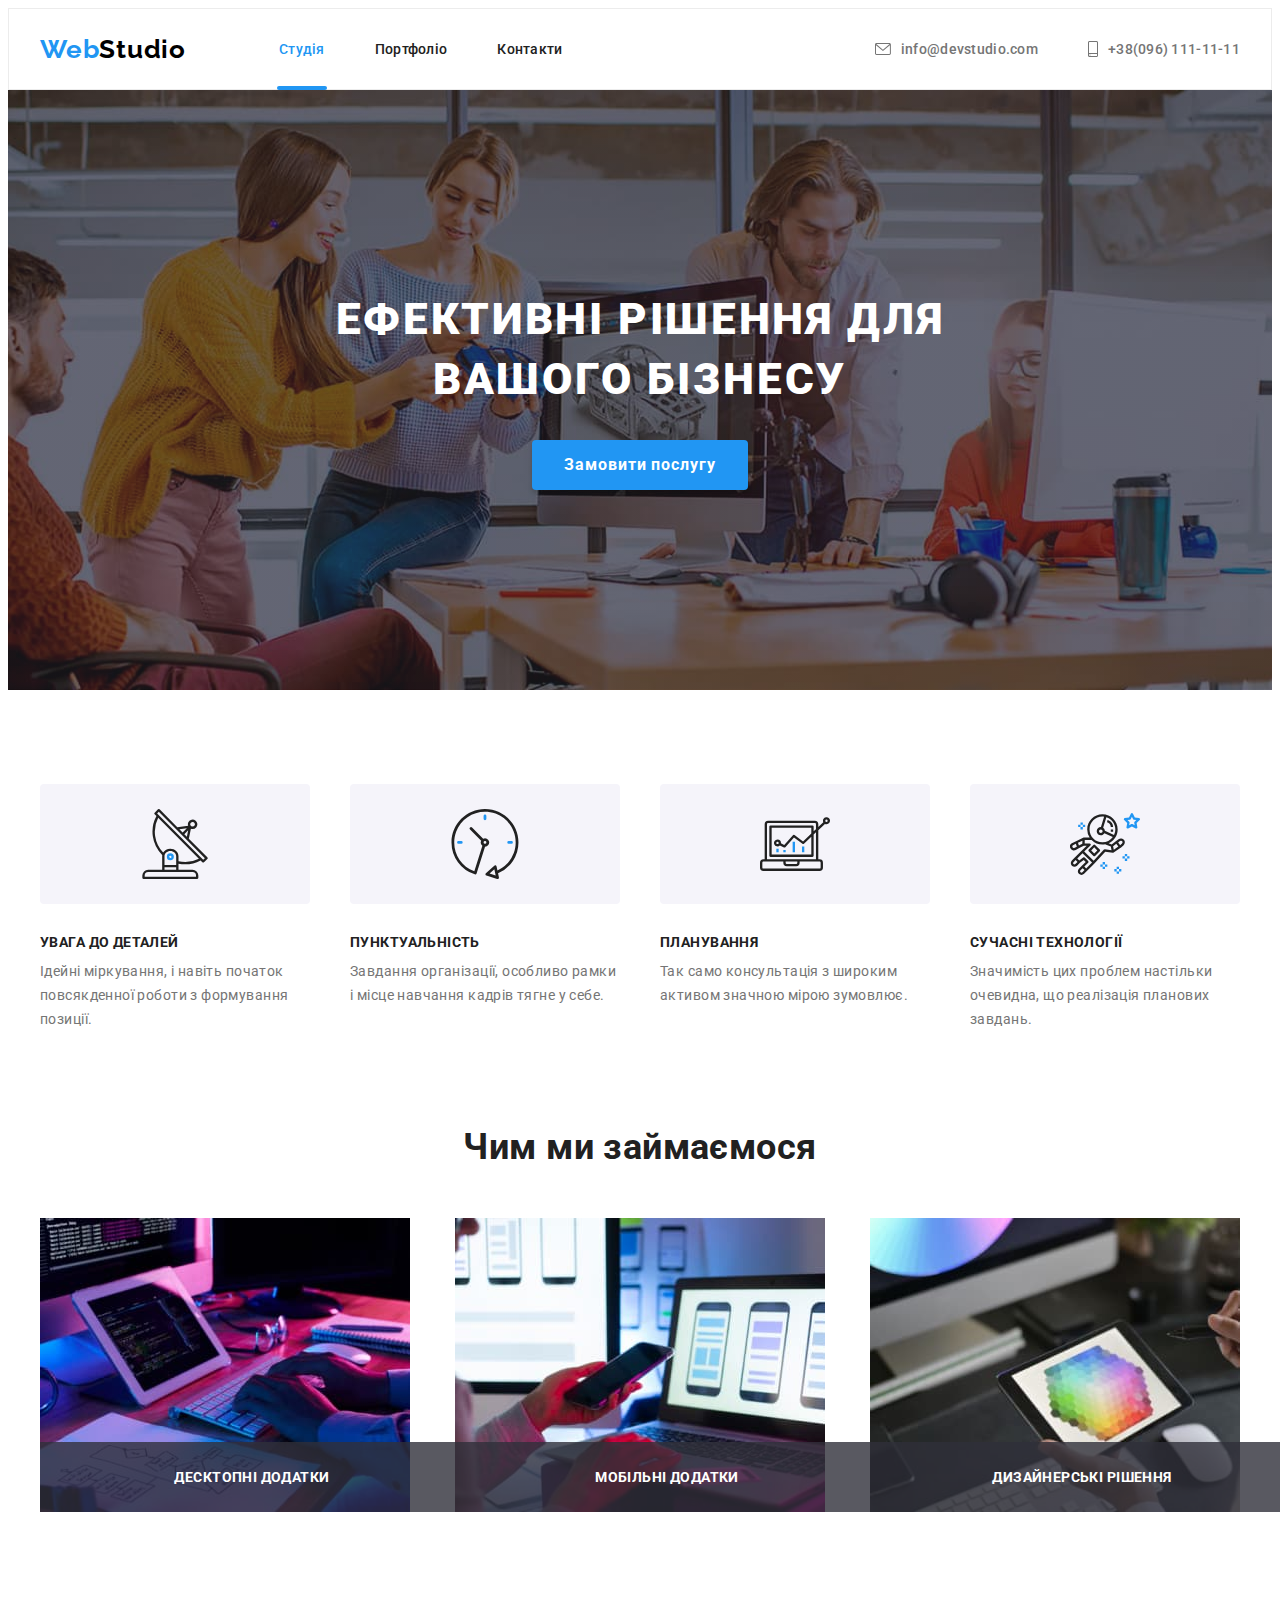
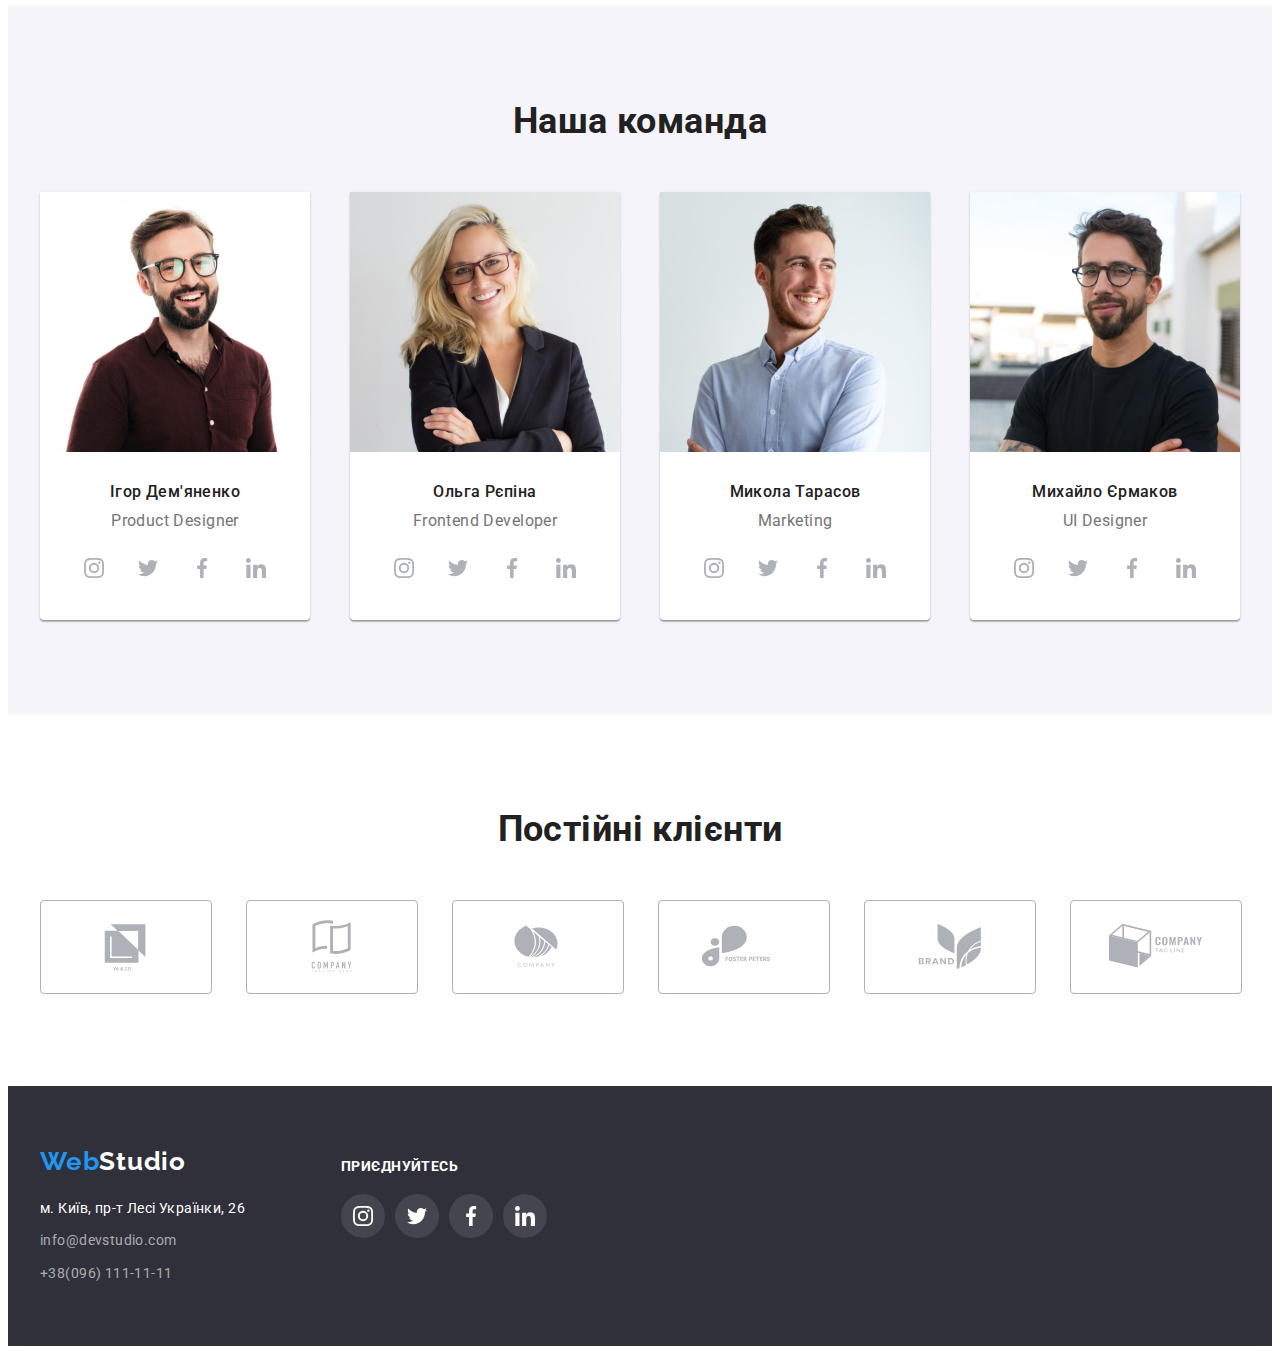
<file: index.html>
<!DOCTYPE html>
<html lang="uk">
	<head>
		<meta charset="UTF-8" />
		<meta http-equiv="X-UA-Compatible" content="IE=edge" />
		<meta name="viewport" content="width=device-width, initial-scale=1.0" />
		<title>Студія</title>
		<!--normalize-->
		<link
			rel="stylesheet"
			href="https://cdnjs.cloudflare.com/ajax/libs/modern-normalize/1.1.0/modern-normalize.min.css"
			integrity="sha512-wpPYUAdjBVSE4KJnH1VR1HeZfpl1ub8YT/NKx4PuQ5NmX2tKuGu6U/JRp5y+Y8XG2tV+wKQpNHVUX03MfMFn9Q=="
			crossorigin="anonymous"
			referrerpolicy="no-referrer"
		/>
		<!--fonts-->
		<link rel="preconnect" href="https://fonts.googleapis.com" />
		<link rel="preconnect" href="https://fonts.gstatic.com" crossorigin />
		<link
			href="https://fonts.googleapis.com/css2?family=Raleway:wght@700&family=Roboto:wght@400;500;700;900&display=swap"
			rel="stylesheet"
		/>
		<!--styles always down-->
		<link rel="stylesheet" href="./css/styles.css" />
	</head>
	<body>
		<header class="header">
			<div class="container boxforflex-header">
				<nav class="boxforflex-nav">
					<!--logo-->
					<a href="./index.html" class="logo-web link">
						<span>Web</span><span class="logo-studio-header link">Studio</span>
					</a>
					<ul class="list boxforflex-navlink">
						<li><a href="./index.html" class="nav-link link current">Студія</a></li>
						<li><a href="./portfolio.html" class="nav-link link">Портфоліо</a></li>
						<li><a href="./index.html" class="nav-link link">Контакти</a></li>
					</ul>
				</nav>
				<!--header contacts-->
				<ul class="list boxforflex-header-contacts">
					<li>
						<a href="mailto:info@devstudio.com" class="header-contacts link">
							<svg class="header-icon" width="16" height="12">
								<use href="./images/icons.svg#icon-envelope"></use>
							</svg>
							info@devstudio.com
						</a>
					</li>
					<li>
						<a href="tel:+380961111111" class="header-contacts link">
							<svg class="header-icon" width="10" height="16">
								<use href="./images/icons.svg#icon-smartphone"></use>
							</svg>
							+38(096) 111-11-11
						</a>
					</li>
				</ul>
			</div>
		</header>
		<main>
			<!--hero-->
			<section class="section hero">
				<div class="container">
					<h1 class="title boxforflex-hero-text">Ефективні рішення для вашого бізнесу</h1>
					<button type="button" class="hero-btn pointer boxforflex-hero-btn" data-modal-open>
						<span class="hero-btn-text">Замовити послугу</span>
					</button>
				</div>
			</section>
			<!--4 features-->
			<section class="section section-features">
				<div class="container">
					<h2 class="section-title visually-hidden">Наші переваги</h2>
					<ul class="list boxforflex-sections">
						<li class="list-features">
							<div class="feature-icon-bgr">
								<svg width="70" height="70">
									<use href="./images/icons.svg#icon-antenna"></use>
								</svg>
							</div>
							<h3 class="name-features">УВАГА ДО ДЕТАЛЕЙ</h3>
							<p class="text-features">Ідейні міркування, і навіть початок повсякденної роботи з формування позиції.</p>
						</li>
						<li class="list-features">
							<div class="feature-icon-bgr">
								<svg width="70" height="70">
									<use href="./images/icons.svg#icon-clock"></use>
								</svg>
							</div>
							<h3 class="name-features">ПУНКТУАЛЬНІСТЬ</h3>
							<p class="text-features">Завдання організації, особливо рамки і місце навчання кадрів тягне у себе.</p>
						</li>
						<li class="list-features">
							<div class="feature-icon-bgr">
								<svg width="70" height="70">
									<use href="./images/icons.svg#icon-diagram"></use>
								</svg>
							</div>
							<h3 class="name-features">ПЛАНУВАННЯ</h3>
							<p class="text-features">Так само консультація з широким активом значною мірою зумовлює.</p>
						</li>
						<li class="list-features">
							<div class="feature-icon-bgr">
								<svg width="70" height="70">
									<use href="./images/icons.svg#icon-astronaut"></use>
								</svg>
							</div>
							<h3 class="name-features">СУЧАСНІ ТЕХНОЛОГІЇ</h3>
							<p class="text-features">Значимість цих проблем настільки очевидна, що реалізація планових завдань.</p>
						</li>
					</ul>
				</div>
			</section>
			<!--what we do-->
			<section class="section">
				<div class="container">
					<h2 class="section-title">Чим ми займаємося</h2>
					<ul class="list boxforflex-sections">
						<li class="wwd-img">
							<img src="./images/box-what-we-do-1.jpg" alt="Кодування" width="370" height="294" />
							<p class="wwd-text">Десктопні додатки</p>
						</li>
						<li class="wwd-img">
							<img src="./images/box-what-we-do-2.jpg" alt="Оптимізація" width="370" height="294" />
							<p class="wwd-text">Мобільні додатки</p>
						</li>
						<li class="wwd-img">
							<img src="./images/box-what-we-do-3.jpg" alt="Дизайн" width="370" height="294" />
							<p class="wwd-text">Дизайнерські рішення</p>
						</li>
					</ul>
				</div>
			</section>
			<!--team-->
			<section class="team-section section">
				<div class="container">
					<h2 class="section-title">Наша команда</h2>
					<ul class="list boxforflex-sections">
						<li class="team-cards">
							<img src="./images/img-igor.jpg" alt="1й член команди" width="270" height="260" />
							<div class="team-cards-text-space">
								<h3 class="name-team">Ігор Дем'яненко</h3>
								<p lang="en" class="text-team">Product Designer</p>
								<ul class="list social-icons">
									<li>
										<a
											href="https://instagram.com"
											class="link social-link"
											target="_blank"
											rel="noopener noreferrer"
											aria-label="посилання на instagram"
										>
											<svg class="icon" width="20px" height="20px">
												<use href="./images/icons.svg#icon-instagram"></use>
											</svg>
										</a>
									</li>
									<li>
										<a
											href="https://twitter.com"
											class="link social-link"
											target="_blank"
											rel="noopener noreferrer"
											aria-label="посилання на twitter"
										>
											<svg class="icon" width="20px" height="20px">
												<use href="./images/icons.svg#icon-twitter"></use>
											</svg>
										</a>
									</li>
									<li>
										<a
											href="https://facebook.com"
											class="link social-link"
											target="_blank"
											rel="noopener noreferrer"
											aria-label="посилання на facebook"
										>
											<svg class="icon" width="20px" height="20px">
												<use href="./images/icons.svg#icon-facebook"></use>
											</svg>
										</a>
									</li>
									<li>
										<a
											href="https://linkedin.com"
											class="link social-link"
											target="_blank"
											rel="noopener noreferrer"
											aria-label="посилання на linkedin"
										>
											<svg class="icon" width="20px" height="20px">
												<use href="./images/icons.svg#icon-linkedin"></use>
											</svg>
										</a>
									</li>
								</ul>
							</div>
						</li>
						<li class="team-cards">
							<img src="./images/img-olga.jpg" alt="2й член команди" width="270" height="260" />
							<div class="team-cards-text-space">
								<h3 class="name-team">Ольга Рєпіна</h3>
								<p lang="en" class="text-team">Frontend Developer</p>
								<ul class="list social-icons">
									<li>
										<a
											href="https://instagram.com"
											class="link social-link"
											target="_blank"
											rel="noopener noreferrer"
											aria-label="посилання на instagram"
										>
											<svg class="icon" width="20px" height="20px">
												<use href="./images/icons.svg#icon-instagram"></use>
											</svg>
										</a>
									</li>
									<li>
										<a
											href="https://twitter.com"
											class="link social-link"
											target="_blank"
											rel="noopener noreferrer"
											aria-label="посилання на twitter"
										>
											<svg class="icon" width="20px" height="20px">
												<use href="./images/icons.svg#icon-twitter"></use>
											</svg>
										</a>
									</li>
									<li>
										<a
											href="https://facebook.com"
											class="link social-link"
											target="_blank"
											rel="noopener noreferrer"
											aria-label="посилання на facebook"
										>
											<svg class="icon" width="20px" height="20px">
												<use href="./images/icons.svg#icon-facebook"></use>
											</svg>
										</a>
									</li>
									<li>
										<a
											href="https://linkedin.com"
											class="link social-link"
											target="_blank"
											rel="noopener noreferrer"
											aria-label="посилання на linkedin"
										>
											<svg class="icon" width="20px" height="20px">
												<use href="./images/icons.svg#icon-linkedin"></use>
											</svg>
										</a>
									</li>
								</ul>
							</div>
						</li>
						<li class="team-cards">
							<img src="./images/img-mikola.jpg" alt="3й член команди" width="270" height="260" />
							<div class="team-cards-text-space">
								<h3 class="name-team">Микола Тарасов</h3>
								<p lang="en" class="text-team">Marketing</p>
								<ul class="list social-icons">
									<li>
										<a
											href="https://instagram.com"
											class="link social-link"
											target="_blank"
											rel="noopener noreferrer"
											aria-label="посилання на instagram"
										>
											<svg class="icon" width="20px" height="20px">
												<use href="./images/icons.svg#icon-instagram"></use>
											</svg>
										</a>
									</li>
									<li>
										<a
											href="https://twitter.com"
											class="link social-link"
											target="_blank"
											rel="noopener noreferrer"
											aria-label="посилання на twitter"
										>
											<svg class="icon" width="20px" height="20px">
												<use href="./images/icons.svg#icon-twitter"></use>
											</svg>
										</a>
									</li>
									<li>
										<a
											href="https://facebook.com"
											class="link social-link"
											target="_blank"
											rel="noopener noreferrer"
											aria-label="посилання на facebook"
										>
											<svg class="icon" width="20px" height="20px">
												<use href="./images/icons.svg#icon-facebook"></use>
											</svg>
										</a>
									</li>
									<li>
										<a
											href="https://linkedin.com"
											class="link social-link"
											target="_blank"
											rel="noopener noreferrer"
											aria-label="посилання на linkedin"
										>
											<svg class="icon" width="20px" height="20px">
												<use href="./images/icons.svg#icon-linkedin"></use>
											</svg>
										</a>
									</li>
								</ul>
							</div>
						</li>
						<li class="team-cards">
							<img src="./images/img-mihailo.jpg" alt="4й член команди" width="270" height="260" />
							<div class="team-cards-text-space">
								<h3 class="name-team">Михайло Єрмаков</h3>
								<p lang="en" class="text-team">UI Designer</p>
								<ul class="list social-icons">
									<li>
										<a
											href="https://instagram.com"
											class="link social-link"
											target="_blank"
											rel="noopener noreferrer"
											aria-label="посилання на instagram"
										>
											<svg class="icon" width="20px" height="20px">
												<use href="./images/icons.svg#icon-instagram"></use>
											</svg>
										</a>
									</li>
									<li>
										<a
											href="https://twitter.com"
											class="link social-link"
											target="_blank"
											rel="noopener noreferrer"
											aria-label="посилання на twitter"
										>
											<svg class="icon" width="20px" height="20px">
												<use href="./images/icons.svg#icon-twitter"></use>
											</svg>
										</a>
									</li>
									<li>
										<a
											href="https://facebook.com"
											class="link social-link"
											target="_blank"
											rel="noopener noreferrer"
											aria-label="посилання на facebook"
										>
											<svg class="icon" width="20px" height="20px">
												<use href="./images/icons.svg#icon-facebook"></use>
											</svg>
										</a>
									</li>
									<li>
										<a
											href="https://linkedin.com"
											class="link social-link"
											target="_blank"
											rel="noopener noreferrer"
											aria-label="посилання на linkedin"
										>
											<svg class="icon" width="20px" height="20px">
												<use href="./images/icons.svg#icon-linkedin"></use>
											</svg>
										</a>
									</li>
								</ul>
							</div>
						</li>
					</ul>
				</div>
			</section>
			<!--Regular customers-->
			<section class="section">
				<div class="container">
					<h2 class="section-title">Постійні клієнти</h2>
					<ul class="list boxforflex-sections">
						<li class="client-logo">
							<a
								href=""
								class="link link-client"
								target="_blank"
								rel="noopener noreferrer"
								aria-label="посилання на першого клієнта"
							>
								<svg class="icon" width="106" height="60">
									<use href="./images/icons.svg#icon-first-logo"></use>
								</svg>
							</a>
						</li>
						<li class="client-logo">
							<a
								href=""
								class="link link-client"
								target="_blank"
								rel="noopener noreferrer"
								aria-label="посилання на другого клієнта"
							>
								<svg class="icon" width="106" height="60">
									<use href="./images/icons.svg#icon-second-logo"></use>
								</svg>
							</a>
						</li>
						<li class="client-logo">
							<a
								href=""
								class="link link-client"
								target="_blank"
								rel="noopener noreferrer"
								aria-label="посилання на третього клієнта"
							>
								<svg class="icon" width="106" height="60">
									<use href="./images/icons.svg#icon-third-logo"></use>
								</svg>
							</a>
						</li>
						<li class="client-logo">
							<a
								href=""
								class="link link-client"
								target="_blank"
								rel="noopener noreferrer"
								aria-label="посилання на четвертого клієнта"
							>
								<svg class="icon" width="106" height="60">
									<use href="./images/icons.svg#icon-fourth-logo"></use>
								</svg>
							</a>
						</li>
						<li class="client-logo">
							<a
								href=""
								class="link link-client"
								target="_blank"
								rel="noopener noreferrer"
								aria-label="посилання на п'ятого клієнта"
							>
								<svg class="icon" width="106" height="60">
									<use href="./images/icons.svg#icon-fifth-logo"></use>
								</svg>
							</a>
						</li>
						<li class="client-logo">
							<a
								href=""
								class="link link-client"
								target="_blank"
								rel="noopener noreferrer"
								aria-label="посилання на шостого клієнта"
							>
								<svg class="icon" width="106" height="60">
									<use href="./images/icons.svg#icon-sixth-logo"></use>
								</svg>
							</a>
						</li>
					</ul>
				</div>
			</section>
		</main>
		<!--Footer-->
		<footer class="footer">
			<div class="container footer-flex">
				<div class="address-wrapper">
					<!--logo text-->
					<a href="./index.html" class="footer-logo-text logo-web logo-web-footer link">
						<span>Web</span>
						<span class="logo-studio-footer link">Studio</span>
					</a>
					<!--address links-->
					<address>
						<ul class="list">
							<li>
								<a
									href="https://goo.gl/maps/ZYpvRGQHk616j4x77"
									target="_blank"
									rel="noopener noreferrer nofollow"
									class="link address"
								>
									м. Київ, пр-т Лесі Українки, 26
								</a>
							</li>
							<li class="list-address">
								<a href="mailto:info@devstudio.com" class="footer-contacts link">info@devstudio.com</a>
							</li>
							<li class="list-address">
								<a href="tel:+380961111111" class="footer-contacts link">+38(096) 111-11-11</a>
							</li>
						</ul>
					</address>
				</div>
				<div class="join-wrapper">
					<h3 class="name-features footer-cta">приєднуйтесь</h3>
					<ul class="list social-icons footer-social-icons">
						<li>
							<a
								href="https://instagram.com"
								class="link social-link footer-link"
								target="_blank"
								rel="noopener noreferrer"
								aria-label="посилання на instagram"
							>
								<svg class="footer-icon" width="20px" height="20px">
									<use href="./images/icons.svg#icon-instagram"></use>
								</svg>
							</a>
						</li>
						<li>
							<a
								href="https://twitter.com"
								class="link social-link footer-link"
								target="_blank"
								rel="noopener noreferrer"
								aria-label="посилання на twitter"
							>
								<svg class="footer-icon" width="20px" height="20px">
									<use href="./images/icons.svg#icon-twitter"></use>
								</svg>
							</a>
						</li>
						<li>
							<a
								href="https://facebook.com"
								class="link social-link footer-link"
								target="_blank"
								rel="noopener noreferrer"
								aria-label="посилання на facebook"
							>
								<svg class="footer-icon" width="20px" height="20px">
									<use href="./images/icons.svg#icon-facebook"></use>
								</svg>
							</a>
						</li>
						<li>
							<a
								href="https://linkedin.com"
								class="link social-link footer-link"
								target="_blank"
								rel="noopener noreferrer"
								aria-label="посилання на linkedin"
							>
								<svg class="footer-icon" width="20px" height="20px">
									<use href="./images/icons.svg#icon-linkedin"></use>
								</svg>
							</a>
						</li>
					</ul>
				</div>
			</div>
		</footer>
		<!--Modal window-->
		<div class="backdrop is-hidden" data-modal>
			<div class="modal">
				<button class="modal-btn" data-modal-close>
				<svg class="modal-close" width="18" height="18">
				  <use href="./images/icons.svg#icon-close-black"></use>
				</svg>
			</button></div>
		</div>
		<script src="./js/modal.js"></script>
	</body>
</html>
</file>
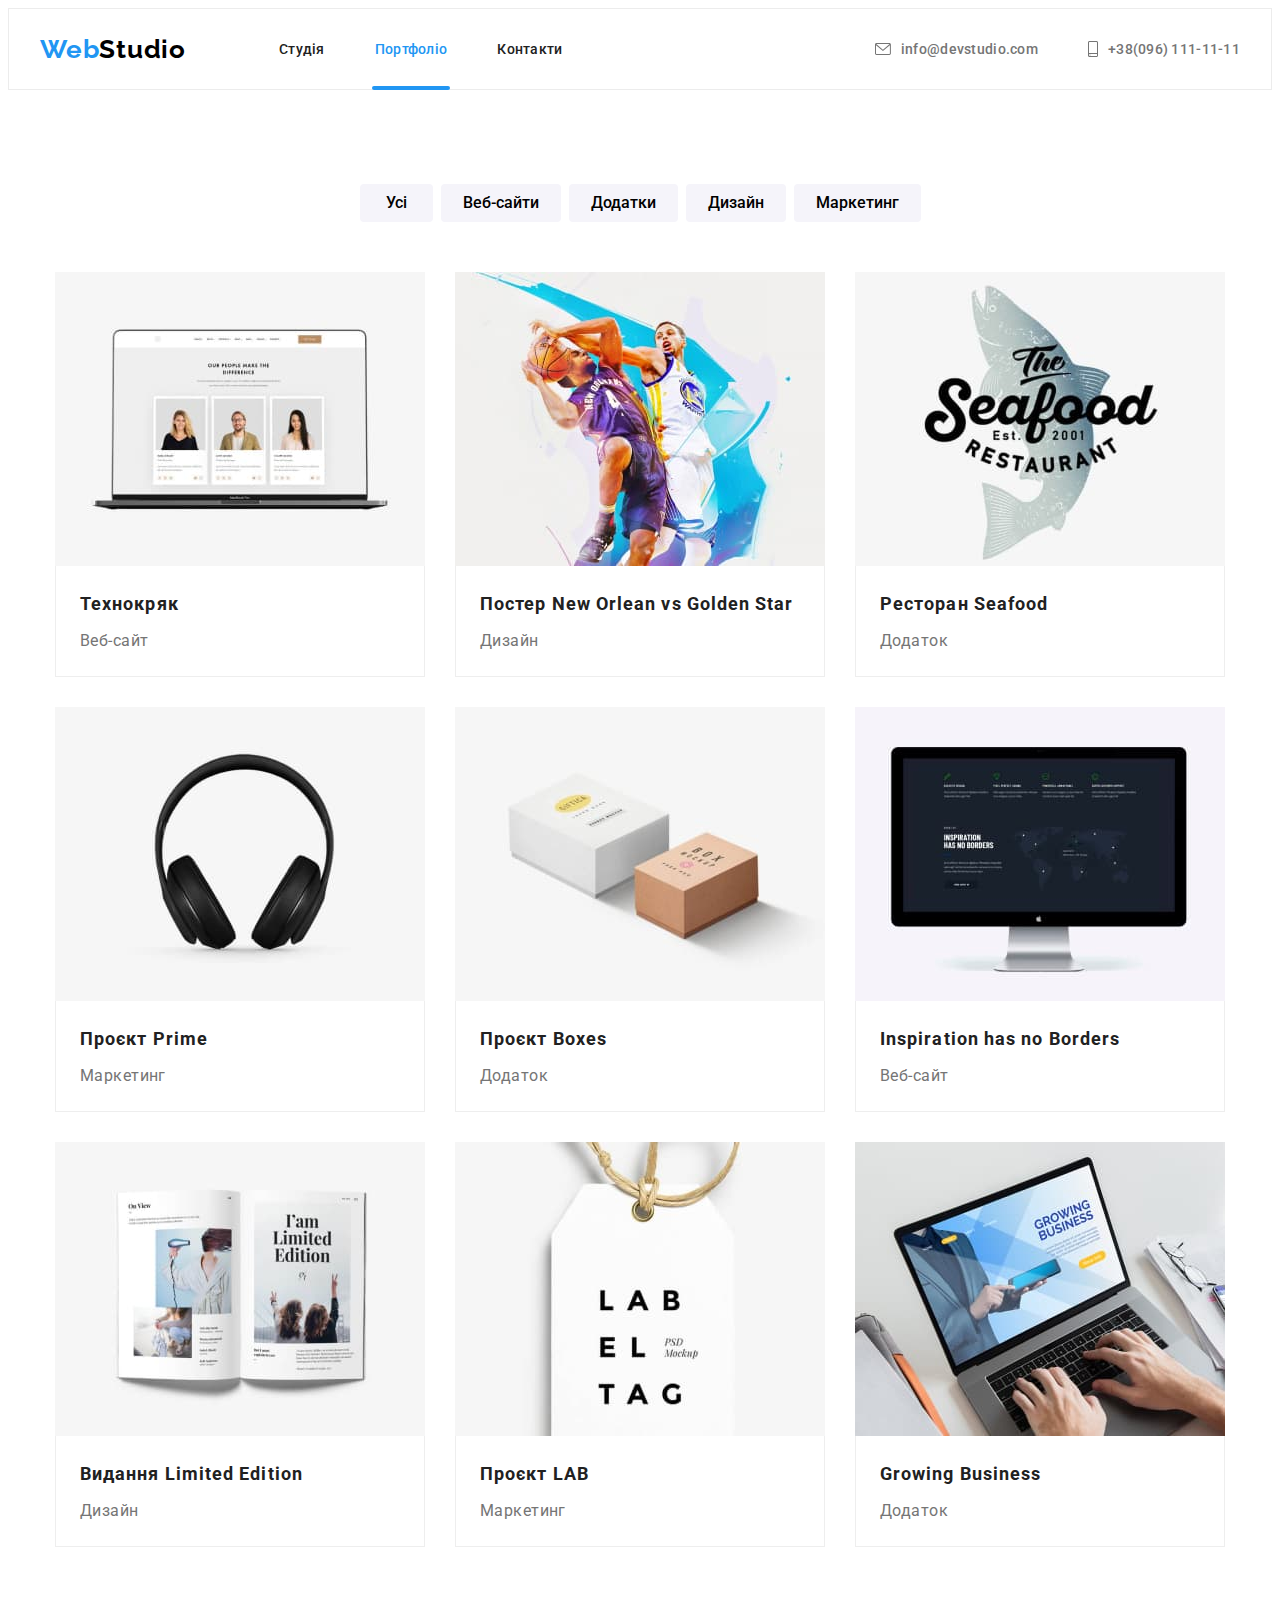
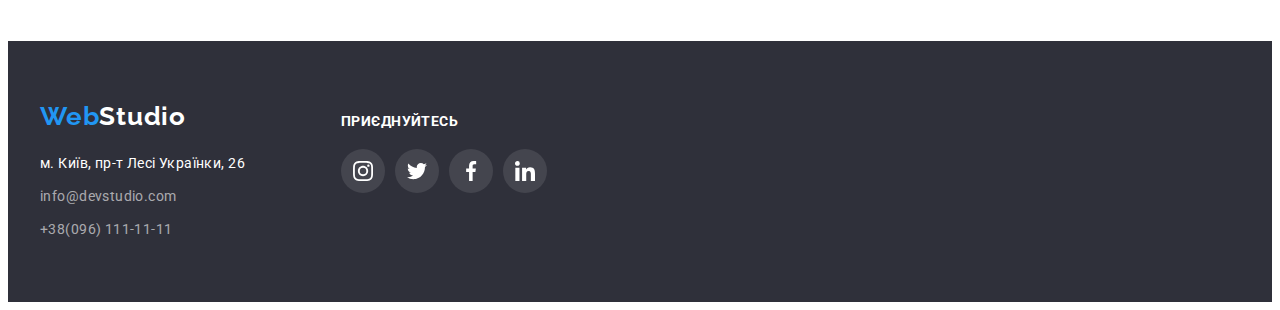
<file: portfolio.html>
<!DOCTYPE html>
<html lang="uk">
	<head>
		<meta charset="UTF-8" />
		<meta http-equiv="X-UA-Compatible" content="IE=edge" />
		<meta name="viewport" content="width=device-width, initial-scale=1.0" />
		<title>Портфоліо</title>
		<!--normalize-->
		<link
			rel="stylesheet"
			href="https://cdnjs.cloudflare.com/ajax/libs/modern-normalize/1.1.0/modern-normalize.min.css"
			integrity="sha512-wpPYUAdjBVSE4KJnH1VR1HeZfpl1ub8YT/NKx4PuQ5NmX2tKuGu6U/JRp5y+Y8XG2tV+wKQpNHVUX03MfMFn9Q=="
			crossorigin="anonymous"
			referrerpolicy="no-referrer"
		/>
		<!--fonts-->
		<link rel="preconnect" href="https://fonts.googleapis.com" />
		<link rel="preconnect" href="https://fonts.gstatic.com" crossorigin />
		<link
			href="https://fonts.googleapis.com/css2?family=Raleway:wght@700&family=Roboto:wght@400;500;700;900&display=swap"
			rel="stylesheet"
		/>
		<!--styles always down-->
		<link rel="stylesheet" href="./css/styles.css" />
	</head>
	<body>
		<header class="header test">
			<div class="container boxforflex-header">
				<nav class="boxforflex-nav">
					<!--logo-->
					<a href="./index.html" class="logo-web link">
						<span>Web</span><span class="logo-studio-header link">Studio</span>
					</a>
					<ul class="list boxforflex-navlink">
						<li><a href="./index.html" class="nav-link link">Студія</a></li>
						<li><a href="./portfolio.html" class="nav-link link current">Портфоліо</a></li>
						<li><a href="./index.html" class="nav-link link">Контакти</a></li>
					</ul>
				</nav>
				<!--header contacts-->
				<ul class="list boxforflex-header-contacts">
					<li>
						<a href="mailto:info@devstudio.com" class="header-contacts link">
							<svg class="header-icon" width="16" height="12">
								<use href="./images/icons.svg#icon-envelope"></use>
							</svg>
							info@devstudio.com
						</a>
					</li>
					<li>
						<a href="tel:+380961111111" class="header-contacts link">
							<svg class="header-icon" width="10" height="16">
								<use href="./images/icons.svg#icon-smartphone"></use>
							</svg>
							+38(096) 111-11-11
						</a>
					</li>
				</ul>
			</div>
		</header>

		<main>
			<!--portfolio hero-->
			<section class="section">
				<div class="container">
					<h1 class="title visually-hidden">Ефективні рішення для вашого бізнесу</h1>
					<ul class="list portfolio-btns">
						<li><button type="button" class="btn-portfolio pointer">Усі</button></li>
						<li><button type="button" class="btn-portfolio pointer">Веб-сайти</button></li>
						<li><button type="button" class="btn-portfolio pointer">Додатки</button></li>
						<li><button type="button" class="btn-portfolio pointer">Дизайн</button></li>
						<li><button type="button" class="btn-portfolio pointer">Маркетинг</button></li>
					</ul>
					<ul class="list boxforflex-portfolio-list">
						<li class="portfolio-item">
							<div class="overlay">
								<img src="./images/portfolio-images/1-Tekhnokriak.jpg" alt="Технокряк" width="370" height="294" />
								<div class="prtfl-overlay">
									<p>
										Ресурс пропонує комплексні пропозиції з різним рівнем функціоналу та сервісів. Все це дозволить
										відвідувачу отримати вичерпні відомості про компанію чи приватну особу.
									</p>
								</div>
							</div>
							<div class="portfolio-item-text-space">
								<h3 class="name-portfolio">Технокряк</h3>
								<p class="text-portfolio">Веб-сайт</p>
							</div>
						</li>
						<li class="portfolio-item">
							<div class="overlay">
								<img
									src="./images/portfolio-images/2-Poster-New-Orlean-vs-Golden-Star.jpg"
									alt="Дизайн"
									width="370"
									height="294"
								/>
								<div class="prtfl-overlay">
									<p>
										Lorem ipsum dolor sit amet consectetur adipisicing elit. Impedit commodi alias eius! Adipisci
										laboriosam rem, sit amet quo dolorum alias?
									</p>
								</div>
							</div>
							<div class="portfolio-item-text-space">
								<h3 class="name-portfolio">Постер New Orlean vs Golden Star</h3>
								<p class="text-portfolio">Дизайн</p>
							</div>
						</li>
						<li class="portfolio-item">
							<div class="overlay">
								<img src="./images/portfolio-images/3-Restoran-Seafood.jpg" alt="Додаток" width="370" height="294" />
								<div class="prtfl-overlay">
									<p>
										Lorem ipsum dolor, sit amet consectetur adipisicing elit. Nisi quasi beatae saepe esse quisquam enim
										dolore eveniet iste repellat nobis.
									</p>
								</div>
							</div>
							<div class="portfolio-item-text-space">
								<h3 class="name-portfolio">Ресторан Seafood</h3>
								<p class="text-portfolio">Додаток</p>
							</div>
						</li>
						<li class="portfolio-item">
							<div class="overlay">
								<img src="./images/portfolio-images/4-Proiekt-Prime.jpg" alt="Маркетинг" width="370" height="294" />
								<div class="prtfl-overlay">
									<p>
										Lorem ipsum dolor sit amet consectetur adipisicing elit. Eum vitae porro debitis corporis sit maxime
										nam labore itaque animi eligendi.
									</p>
								</div>
							</div>
							<div class="portfolio-item-text-space">
								<h3 class="name-portfolio">Проєкт Prime</h3>
								<p class="text-portfolio">Маркетинг</p>
							</div>
						</li>
						<li class="portfolio-item">
							<div class="overlay">
								<img src="./images/portfolio-images/5-Proiekt-Boxes.jpg" alt="Додаток" width="370" height="294" />
								<div class="prtfl-overlay">
									<p>
										Lorem ipsum, dolor sit amet consectetur adipisicing elit. Consectetur cumque fugiat minima nihil
										possimus vitae odio neque, ipsum architecto ratione?
									</p>
								</div>
							</div>
							<div class="portfolio-item-text-space">
								<h3 class="name-portfolio">Проєкт Boxes</h3>
								<p class="text-portfolio">Додаток</p>
							</div>
						</li>
						<li class="portfolio-item">
							<div class="overlay">
								<img
									src="./images/portfolio-images/6-Inspiration-has-no-Borders.jpg"
									alt="Веб-сайт"
									width="370"
									height="294"
								/>
								<div class="prtfl-overlay">
									<p>
										Lorem ipsum dolor sit, amet consectetur adipisicing elit. A voluptatem rem in reprehenderit
										consectetur ipsam repudiandae consequatur, dolorum enim sequi.
									</p>
								</div>
							</div>
							<div class="portfolio-item-text-space">
								<h3 class="name-portfolio">Inspiration has no Borders</h3>
								<p class="text-portfolio">Веб-сайт</p>
							</div>
						</li>
						<li class="portfolio-item">
							<div class="overlay">
								<img
									src="./images/portfolio-images/7-Vydannia-Limited-Edition.jpg"
									alt="Дизайн"
									width="370"
									height="294"
								/>
								<div class="prtfl-overlay">
									<p>
										Lorem ipsum dolor sit amet consectetur adipisicing elit. Fugiat similique rem possimus. Nobis
										nesciunt dignissimos dolor non distinctio illo assumenda!
									</p>
								</div>
							</div>
							<div class="portfolio-item-text-space">
								<h3 class="name-portfolio">Видання Limited Edition</h3>
								<p class="text-portfolio">Дизайн</p>
							</div>
						</li>
						<li class="portfolio-item">
							<div class="overlay">
								<img src="./images/portfolio-images/8-Proiekt-LAB.jpg" alt="Маркетинг" width="370" height="294" />
								<div class="prtfl-overlay">
									<p>
										Lorem ipsum dolor sit, amet consectetur adipisicing elit. Reiciendis illo accusantium minus deleniti
										fuga quos aut aliquid incidunt error voluptas?
									</p>
								</div>
							</div>
							<div class="portfolio-item-text-space">
								<h3 class="name-portfolio">Проєкт LAB</h3>
								<p class="text-portfolio">Маркетинг</p>
							</div>
						</li>
						<li class="portfolio-item">
							<div class="overlay">
								<img src="./images/portfolio-images/9-Growing-Business.jpg" alt="Додаток" width="370" height="294" />
								<div class="prtfl-overlay">
									<p>
										Lorem ipsum dolor, sit amet consectetur adipisicing elit. Nobis optio, rem magni quo inventore
										pariatur iste eius consectetur voluptas esse.
									</p>
								</div>
							</div>
							<div class="portfolio-item-text-space">
								<h3 class="name-portfolio">Growing Business</h3>
								<p class="text-portfolio">Додаток</p>
							</div>
						</li>
					</ul>
				</div>
			</section>
		</main>

		<footer class="footer">
			<div class="container footer-flex">
				<div class="address-wrapper">
					<!--logo text-->
					<a href="./index.html" class="footer-logo-text logo-web logo-web-footer link">
						<span>Web</span>
						<span class="logo-studio-footer link">Studio</span>
					</a>
					<!--address links-->
					<address>
						<ul class="list">
							<li>
								<a
									href="https://goo.gl/maps/ZYpvRGQHk616j4x77"
									target="_blank"
									rel="noopener noreferrer nofollow"
									class="link address"
								>
									м. Київ, пр-т Лесі Українки, 26
								</a>
							</li>
							<li class="list-address">
								<a href="mailto:info@devstudio.com" class="footer-contacts link">info@devstudio.com</a>
							</li>
							<li class="list-address">
								<a href="tel:+380961111111" class="footer-contacts link">+38(096) 111-11-11</a>
							</li>
						</ul>
					</address>
				</div>
				<div class="join-wrapper">
					<h3 class="name-features footer-cta">приєднуйтесь</h3>
					<ul class="list social-icons footer-social-icons">
						<li>
							<a
								href="https://instagram.com"
								class="link social-link footer-link"
								target="_blank"
								rel="noopener noreferrer"
								aria-label="посилання на instagram"
							>
								<svg class="footer-icon" width="20px" height="20px">
									<use href="./images/icons.svg#icon-instagram"></use>
								</svg>
							</a>
						</li>
						<li>
							<a
								href="https://twitter.com"
								class="link social-link footer-link"
								target="_blank"
								rel="noopener noreferrer"
								aria-label="посилання на twitter"
							>
								<svg class="footer-icon" width="20px" height="20px">
									<use href="./images/icons.svg#icon-twitter"></use>
								</svg>
							</a>
						</li>
						<li>
							<a
								href="https://facebook.com"
								class="link social-link footer-link"
								target="_blank"
								rel="noopener noreferrer"
								aria-label="посилання на facebook"
							>
								<svg class="footer-icon" width="20px" height="20px">
									<use href="./images/icons.svg#icon-facebook"></use>
								</svg>
							</a>
						</li>
						<li>
							<a
								href="https://linkedin.com"
								class="link social-link footer-link"
								target="_blank"
								rel="noopener noreferrer"
								aria-label="посилання на linkedin"
							>
								<svg class="footer-icon" width="20px" height="20px">
									<use href="./images/icons.svg#icon-linkedin"></use>
								</svg>
							</a>
						</li>
					</ul>
				</div>
			</div>
		</footer>
	</body>
</html>
</file>
<file: css/styles.css>
:root {
	/* colors */
	--brand: #2196f3;
	--brand-accent: #188ce8;
	--hero-bgd: #C4C4C4; 
	--links-plus-buttons: #212121;
	--contacts: #757575;
	--team-and-selector-bgr: #f5f4fa;
	--original-white: #ffffff;
	--original-black: #000000;
	--footer-bgd: #2f303a;
	--icon: #AFB1B8;
	/* transitions data*/
	--transition-duration: 250ms;
	--transition-timing-function: cubic-bezier(0.4, 0, 0.2, 1);
}

body {
	font-family: "Roboto", sans-serif;
	font-size: 14px;
	background-color: var(--original-white);
	color: var(--links-plus-buttons);
	letter-spacing: 0.03em;
}

/* Reset start --- */
/* Reset ul.list, a.link, h, img */

.list {
	list-style: none;
	margin: 0;
	padding: 0;
}

.link {
	text-decoration: none;
}

h1,
h2,
h3,
h4,
h5,
h6,
p {
	margin: 0;
}

img {
	display: block;
	max-width: 100%;
	height: auto;
}

address {
	font-style: normal;
}

/* Reset end --- */

/* Components --- */

.section {
	padding: 94px 0;
}

.container {
	width: 1200px;
	padding-left: 15px;
	padding-right: 15px;
	margin-left: auto;
	margin-right: auto;
	/* outline: 2px solid orange;*/
}

.visually-hidden {
	position: absolute;
	width: 1px;
	height: 1px;
	margin: -1px;
	border: 0;
	padding: 0;
	white-space: nowrap;
	clip-path: inset(100%);
	clip: rect(0 0 0 0);
	overflow: hidden;
}

/* Components end --- */
/* ---------------*/

/* HEADER --- */

/* LOGO --- */

.logo-web {
	font-family: "Raleway";
	font-style: normal;
	font-weight: 700;
	font-size: 26px;
	line-height: calc(31 / 26);
	letter-spacing: 0.03em;
	color: var(--brand);
	
}

.logo-studio-header {
	color: var(--original-black);
	margin-right: 93px;
}

/* LOGO END --- */

/* header flexes */

.boxforflex-header {
	display: flex;
	justify-content: space-between;
}

.boxforflex-nav {
	display: flex;
	align-items: center;
}

.boxforflex-navlink,
.boxforflex-header-contacts {
	display: flex;
	gap: 50px;
}

/* end of header flexes */

.header {
	border: 1px solid #ececec;
}

.nav-link,
.header-contacts {
	position: relative;
	display: inline-block;
	font-weight: 500;
	line-height: calc(16 / 14);
	color: var(--links-plus-buttons);
	letter-spacing: 0.02em;
	padding: 32px 0;
	transition-property: color;
	transition-duration: var(--transition-duration);
	transition-timing-function: var(--transition-timing-function);
}

.nav-link:hover,
.nav-link:focus,
.header-contacts:hover,
.header-contacts:focus {
	color: var(--brand);
}

.current {
	color: var(--brand);
}

.current::after {
	content: '';
	display: block;
	position: absolute;
	align-items: center;
  	width: 108%;
	right: -4%;
	height: 4px;
	bottom: -1px;
	margin: 0;
	background-color: #2196F3;
	border-radius: 2px;
}

.header-contacts {
	display: flex;
	align-items: center;
	gap: 10px;
	color: var(--contacts);
}

.header-icon {
	fill: currentColor;
}

/* HEADER END--- */
/* --------------*/

/* HERO INDEX --- */

/* hero flexes */

.boxforflex-hero-text,
.boxforflex-hero-btn {
	display: flex;
	margin: 0 auto;
}

/* end of flexes */

.hero {
	max-width: 1600px;
	margin: 0 auto;
	background-color: var(--hero-bgd);
	background-image: linear-gradient(rgba(47, 48, 58, 0.4), rgba(47, 48, 58, 0.4)), url(../images/hero-images/Hero-Img-1.jpg);
	background-repeat: no-repeat;
	background-position: center;
	padding: 200px 0;
}

.title {
	margin-bottom: 30px;
	max-width: 696px;
	font-weight: 900;
	font-size: 44px;
	line-height: 1.36;
	text-align: center;
	letter-spacing: 0.06em;
	text-transform: uppercase;
	color: var(--original-white);
}

.hero-btn {
	min-width: 216px;
	min-height: 50px;
	padding: 10px 32px;
	font-family: inherit;
	background-color: var(--brand);
	box-shadow: 0px 4px 4px rgba(0, 0, 0, 0.15);
	border-radius: 4px;
	border: 0;
	transition-property: background-color;
	transition-duration: var(--transition-duration);
	transition-timing-function: var(--transition-timing-function);
}

.hero-btn-text {
	font-weight: 700;
	font-size: 16px;
	line-height: 1.88;
	display: flex;
	align-items: center;
	text-align: center;
	letter-spacing: 0.06em;
	color: var(--original-white);
}

.hero-btn:hover,
.hero-btn:focus {
	background-color: var(--brand-accent);
}

.pointer {
	cursor: pointer;
}

/* HERO INDEX END --- */
/* --------------*/

/* HERO PORTFOLIO --- */

/* portfolio flexes */

.portfolio-btns {
	display: flex;
	justify-content: center;
	gap: 8px;
	margin-bottom: 50px;
}

.boxforflex-portfolio-list {
	display: flex;
	justify-content: center;
	flex-wrap: wrap;
}

.portfolio-item:nth-child(3n + 2) {
	margin: 0 30px;
}

.portfolio-item:nth-child(-n + 6) {
	margin-bottom: 30px;
}

/* end of portfolio flexes */

.btn-portfolio {
	min-width: 73px;
	min-height: 38px;
	padding: 6px 22px;
	font-family: inherit;
	font-weight: 500;
	font-size: 16px;
	line-height: 1.62;
	text-align: center;
	background-color: var(--team-and-selector-bgr);
	border-radius: 4px;
	border: 0;
	transition-property: color, background-color, box-shadow;
	transition-duration: var(--transition-duration);
	transition-timing-function: var(--transition-timing-function);
}

.btn-portfolio:hover,
.btn-portfolio:focus {
	color: var(--original-white);
	background-color: var(--brand);
	box-shadow: 0px 3px 1px rgba(0, 0, 0, 0.1), 0px 1px 2px rgba(0, 0, 0, 0.08), 0px 2px 2px rgba(0, 0, 0, 0.12);
}

.portfolio-item {
	cursor: pointer;
	transition-property: box-shadow;
	transition-duration: var(--transition-duration);
	transition-timing-function: var(--transition-timing-function);
}

.portfolio-item:hover,
.portfolio-item:focus {
	box-shadow: 0px 1px 1px rgba(0, 0, 0, 0.12), 0px 4px 4px rgba(0, 0, 0, 0.06), 1px 4px 6px rgba(0, 0, 0, 0.16);
}

.portfolio-item-text-space {
	border: 1px solid #eeeeee;
	padding: 20px 24px;
	border-top: 0;
}

.name-portfolio {
	font-weight: 700;
	font-size: 18px;
	line-height: 2;
	letter-spacing: 0.06em;
	margin-bottom: 4px;
}

.text-portfolio {
	font-size: 16px;
	line-height: 1.88;
	color: var(--contacts);
}

.overlay {
	position: relative;
	overflow: hidden;
}

.prtfl-overlay {
	position: absolute;
	display: flex;
	align-items: center;
	transform: translateY(100%);
	top: 0;
	left: 0;
	width: 100%;
	height: 100%;
	padding: 63px 24px;
	font-size: 18px;
	line-height: 1.56;
	letter-spacing: 0.03em;
	background-color: rgba(33, 150, 243, 0.9);
	color: var(--original-white);
	user-select: none;
	transition: transform 250ms linear;
}

.portfolio-item:hover .prtfl-overlay, 
.portfolio-item:focus .prtfl-overlay {
	transform: translateY(0);
}

/* HERO PORTFOLIO END--- */
/* --------------*/

/* 4 FEATURES --- */

/* features flexes */

.boxforflex-sections {
	display: flex;
	justify-content: space-between;
	gap: 30px;
}

/* end of features flexes */

.section-features {
	padding-bottom: 0;
}

.feature-icon-bgr {
	display: flex;
	justify-content: center;
	align-items: center;
	background-color:#F5F4FA;
	border-radius: 4px;
	height: 120px;
	margin-bottom: 30px;
}

.list-features {
	max-width: 270px;
}

.name-features {
	font-size: 14px;
	display: block;
	line-height: calc(16 / 14);
	text-transform: uppercase;
	margin-bottom: 10px;
}

.text-features {
	display: block;
	line-height: 1.71;
	color: var(--contacts);
}

/* 4 FEATURES END --- */
/* --------------*/

/* W.W.D. --- */

.section-title {
	font-size: 36px;
	line-height: calc(42 / 36);
	text-align: center;
	margin-bottom: 50px;
}

.wwd-img {
	position: relative;
}

.wwd-text {
	position: absolute;
  	bottom: 0;
  	margin: 0;
	font-weight: 700;
	line-height: calc(16 / 14);
	text-align: center;
	letter-spacing: 0.03em;
	text-transform: uppercase;
	color: var(--original-white);
	width: 100%;
	padding: 27px;
	background-color: rgba(47, 48, 58, 0.8);
}

/* W.W.D. END--- */
/* --------------*/

/* TEAM --- */

.name-team {
	font-weight: 500;
	font-size: 16px;
	line-height: calc(19 / 16);
	text-align: center;
	margin-bottom: 10px;
}

.text-team {
	font-size: 16px;
	line-height: calc(19 / 16);
	text-align: center;
	color: var(--contacts);
	margin-bottom: 16px;
}

.social-icons {
	display: flex;
	justify-content: center;
	align-items: center;
	gap: 10px;
}

.social-link {
	display: flex;
	justify-content: center;
	align-items: center;
	height: 44px;
	width: 44px;
	border-radius: 50%; 
	transition-property: background-color;
	transition-duration: var(--transition-duration);
	transition-timing-function: var(--transition-timing-function);
}

.icon {
	fill: var(--icon);
	transition-property: fill;
	transition-duration: var(--transition-duration);
	transition-timing-function: var(--transition-timing-function);
}

.social-link:hover,
.social-link:focus {
	background-color: var(--brand);
}

.social-link:hover .icon,
.social-link:focus .icon {
	fill: var(--original-white);
}

.team-cards-text-space {
	padding: 30px 0;
}

.team-section {
	background: var(--team-and-selector-bgr);
}

.team-cards {
	background-color: var(--original-white);
	box-shadow: 0px 1px 3px rgba(0, 0, 0, 0.12), 0px 1px 1px rgba(0, 0, 0, 0.14), 0px 2px 1px rgba(0, 0, 0, 0.2);
	border-radius: 0px 0px 4px 4px;
}

/* TEAM END--- */
/* ------------*/

/* CLIENTS --- */

.client-logo {
	width: 170px;
	height: 92px;
	transition-property: fill;
	transition-duration: 250ms;
	transition-timing-function: cubic-bezier(0.4, 0, 0.2, 1);
}

.link-client {
	display: flex;
	justify-content: center;
	align-items: center;
	width: 100%;
	height: 100%;
	border: 1px solid var(--icon);
	border-radius: 4px;
	transition-property: border;
	transition-duration: var(--transition-duration);
	transition-timing-function: var(--transition-timing-function);
}

.link-client:hover,
.link-client:focus {
	border: 1px solid var(--brand);
}

.client-logo:hover .icon,
.client-logo:focus .icon {
	fill: var(--brand);
}

/* CLIENTS END--- */
/* ------------*/

/* FOOTER --- */

.footer-flex {
	display: flex;
}

.footer {
	background-color: var(--footer-bgd);
	padding: 60px 0;
}

.address-wrapper {
	min-width: 231px;
	margin-right: 70px;
}
.join-wrapper {
	margin-right: 93px;
}

.footer-logo-text {
	display: flex;
	align-items: baseline;
	margin-bottom: 20px;
}

.logo-web-footer {
	padding-top: 0;
	padding-bottom: 0;
	margin-right: 0;
}

.logo-studio-footer {
	color: var(--original-white);
}

.address {
	line-height: 1.71;
	color: var(--original-white);
}

.list-address {
	margin-top: 9px;
}

.footer-contacts {
	display: inline-block;
	line-height: 1.71;
	color: rgba(255, 255, 255, 0.6);
	transition-property: color;
	transition-duration: var(--transition-duration);
	transition-timing-function: var(--transition-timing-function);
}

.footer-contacts:hover,
.footer-contacts:focus {
	color: var(--brand);
}

.footer-cta {
	color: var(--original-white);
	margin-top: 12px;
	margin-bottom: 20px;
}

.footer-social-icons {
	margin-bottom: 0;
	justify-content: left;
}

.footer-icon {
	fill: var(--original-white);
}

.footer-link {
	background-color: rgba(255, 255, 255, 0.1);
}

/* FOOTER END--- */
/* ------------*/

/* MODAL WINDOW --- */

.backdrop {
	position: fixed;
	top: 0;
	left: 0;
	width: 100%;
	height: 100%;
	background-color: rgba(0, 0, 0, 0.2);
	transition: opacity 250ms linear, visibility 250ms linear;
}

.backdrop.is-hidden {
	opacity: 0;
	visibility: hidden;
	pointer-events: none;
}

.modal {
	position: absolute;
	top: 50%;
	left: 50%;
	transform: translateX(-50%) translateY(-50%);
	width: 528px;
	min-height: 581px;
	background: var(--original-white);
	box-shadow: 0px 1px 3px rgba(0, 0, 0, 0.12), 0px 1px 1px rgba(0, 0, 0, 0.14), 0px 2px 1px rgba(0, 0, 0, 0.2);
	border-radius: 4px;
	transition: opacity 250ms linear, transform 250ms linear;
}

.backdrop.is-hidden .modal {
	opacity: 0;
	transform: translateX(-50%) translateY(-75%);
}

.modal-btn {
	position: absolute;
	display: inline-flex;
	align-items: center;
	justify-content: center;
	top: 8px;
	right: 8px;
	padding: 0;
	width: 30px;
	height: 30px;
	background-color: transparent;
	border-radius: 50%;
	cursor: pointer;
	border: 1px solid rgba(0, 0, 0, 0.1);
}
</file>
